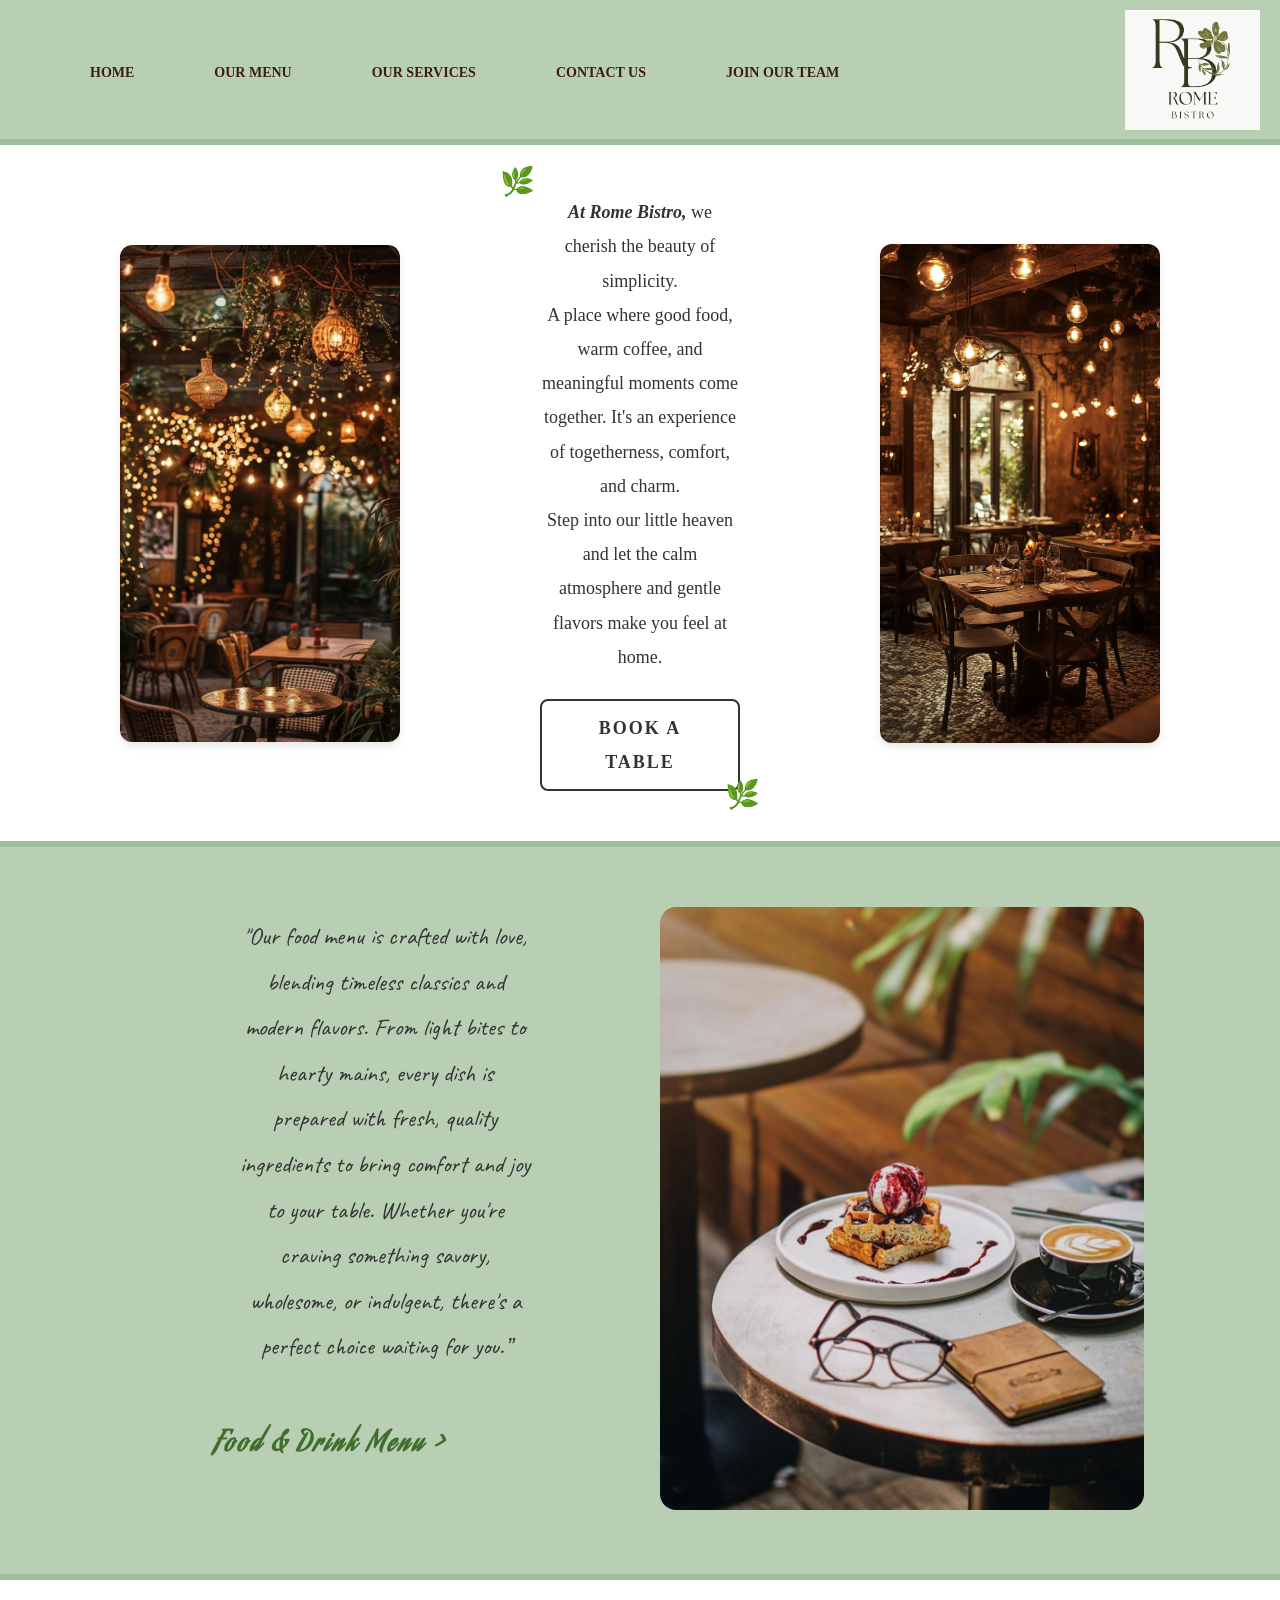
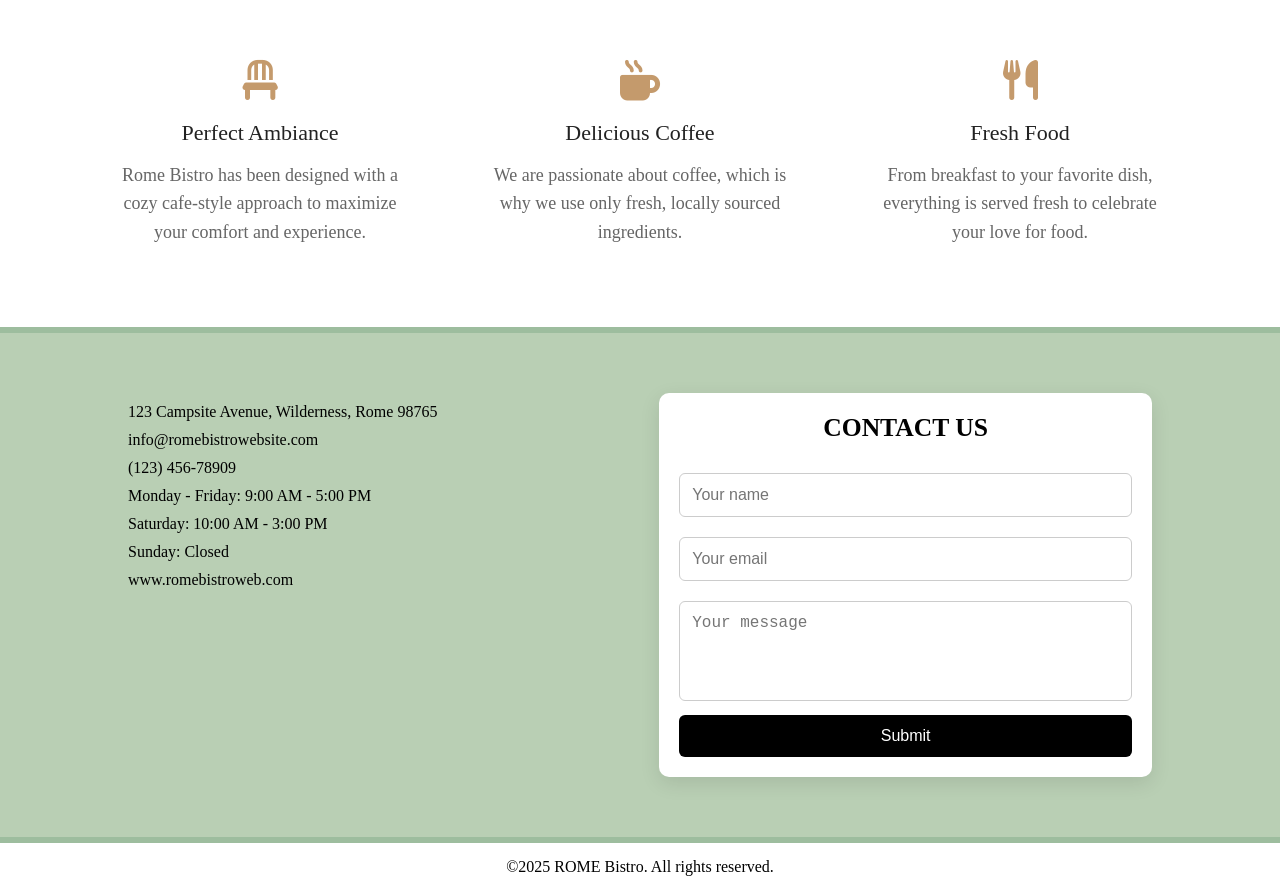
<file: index.html>
<!DOCTYPE html>
<html lang="en">

<head>
  <meta charset="UTF-8">
  <meta name="viewport" content="width=device-width, initial-scale=1.0">
  <title>Document</title>
  <link rel="stylesheet" href="style.css">
  <link rel="stylesheet" href="https://cdnjs.cloudflare.com/ajax/libs/font-awesome/6.4.0/css/all.min.css">
  <link rel="preconnect" href="https://fonts.googleapis.com">
  <link rel="preconnect" href="https://fonts.gstatic.com" crossorigin="">
  <link
    href="https://fonts.googleapis.com/css2?family=Aguafina+Script&amp;family=Caveat:wght@400..700&amp;family=Marck+Script&amp;family=Pacifico&amp;family=Playwrite+CA:wght@100..400&amp;display=swap"
    rel="stylesheet">
</head>

<body>
  <div style="display:grid">
    <div>
      <header class="header">
        <nav class="nav-left">
          <ul>
            <li><a href="#section">HOME</a></li>
            <li><a href="#menu-section">OUR MENU</a></li>
            <li><a href="#services">OUR SERVICES</a></li>
            <li><a href="#contact-section">CONTACT US</a></li>
            <li><a href="#">JOIN OUR TEAM</a></li> 
          </ul>
        </nav>

        <div class="logo">
          <img src="images/RBlogo.png" alt="Breka Bakery & Café Logo">
        </div>
      </header>
    </div>

    <div>
      <section id="section" class="section">
        <img src="images/leftimg.jpg" alt="Coffee">

        <div class="text">
          <p>
            <i><b>At Rome Bistro,</b></i> we cherish the beauty of simplicity.<br>A place where good food, warm coffee,
            and
            meaningful moments come together. It's an experience of togetherness, comfort, and charm. <br>Step into our
            little heaven and let the calm atmosphere and gentle flavors make you feel at home.
          </p>
          <a href="booking.html" target="_blank" class="btn">BOOK A TABLE</a>
        </div>

        <img src="images/rightimg.jpg" alt="Garden">
      </section>

      <section id="menu-section" class="menu-section">
        <div class="menu-text">
          <p>"Our food menu is crafted with love, blending timeless classics and modern flavors. From light bites to
            hearty
            mains, every dish is prepared with fresh, quality ingredients to bring comfort and joy to your table.
            Whether
            you're craving something savory, wholesome, or indulgent, there's a perfect choice waiting for you.”</p>
          <br><br><br>
          <a href="menu1.html" target="_self">Food & Drink Menu > </a>
        </div>

        <div class="menu-image">
          <img src="images/menuu.jpg" alt="Delicious Food">
        </div>
      </section>

      <section id="services" class="services">
        <div class="service-container">

          <div class="service-box">
            <i class="fa-solid fa-chair"></i>
            <h3>Perfect Ambiance</h3>
            <p>Rome Bistro has been designed with a cozy cafe-style approach to maximize your comfort and experience.
            </p>
          </div>

          <div class="service-box">
            <i class="fa-solid fa-mug-hot"></i>
            <h3>Delicious Coffee</h3>
            <p>We are passionate about coffee, which is why we use only fresh, locally sourced ingredients.</p>
          </div>

          <div class="service-box">
            <i class="fa-solid fa-utensils"></i>
            <h3>Fresh Food</h3>
            <p>From breakfast to your favorite dish, everything is served fresh to celebrate your love for food.</p>
          </div>
        </div>
      </section>

      <section id="contact-section" class="contact-section">
        <div class="contact-info">
          <p>123 Campsite Avenue, Wilderness, Rome 98765</p>
          <p>info@romebistrowebsite.com</p>
          <p>(123) 456-78909</p>
          <p>Monday - Friday: 9:00 AM - 5:00 PM</p>
          <p>Saturday: 10:00 AM - 3:00 PM</p>
          <p>Sunday: Closed</p>
          <p>www.romebistroweb.com</p>
        </div>

        <div class="contact-form">
          <h2>CONTACT US</h2>
          <form>
            <input type="text" placeholder="Your name" required>
            <input type="email" placeholder="Your email" required>
            <textarea placeholder="Your message" required></textarea>
            <button type="submit">Submit</button>
          </form>
        </div>
      </section>

      <footer>
        <p>&copy;2025 ROME Bistro. All rights reserved.</p>
      </footer>
    </div>
  </div>


  <script>
    // ----- Sticky Navbar -----
    /* window.addEventListener("scroll", function () {
      const header = document.querySelector(".header");
      if (window.scrollY > 50) {
        header.classList.add("sticky");
      } else {
        header.classList.remove("sticky");
      }
    });

    // ----- Scroll-to-Top Button -----
    const scrollBtn = document.createElement("button");
    scrollBtn.innerText = "↑";
    scrollBtn.classList.add("scroll-top");
    document.body.appendChild(scrollBtn);

    scrollBtn.addEventListener("click", () => {
      window.scrollTo({ top: 0, behavior: "smooth" });
    });

    window.addEventListener("scroll", () => {
      if (window.scrollY > 300) {
        scrollBtn.style.display = "block";
      } else {
        scrollBtn.style.display = "none";
      }
    });

    // ----- Contact Form Validation -----
    const form = document.querySelector(".contact-form form");

    form.addEventListener("submit", function (event) {
      event.preventDefault();

      const name = form.querySelector("input[type='text']").value.trim();
      const email = form.querySelector("input[type='email']").value.trim();
      const message = form.querySelector("textarea").value.trim();

      if (!name || !email || !message) {
        alert("⚠️ Please fill out all fields before submitting.");
      } else {
        alert("✅ Thank you, " + name + "! Your message has been sent successfully.");
        form.reset();
      }
    });
    */
  </script>




</body>

</html>
</file>
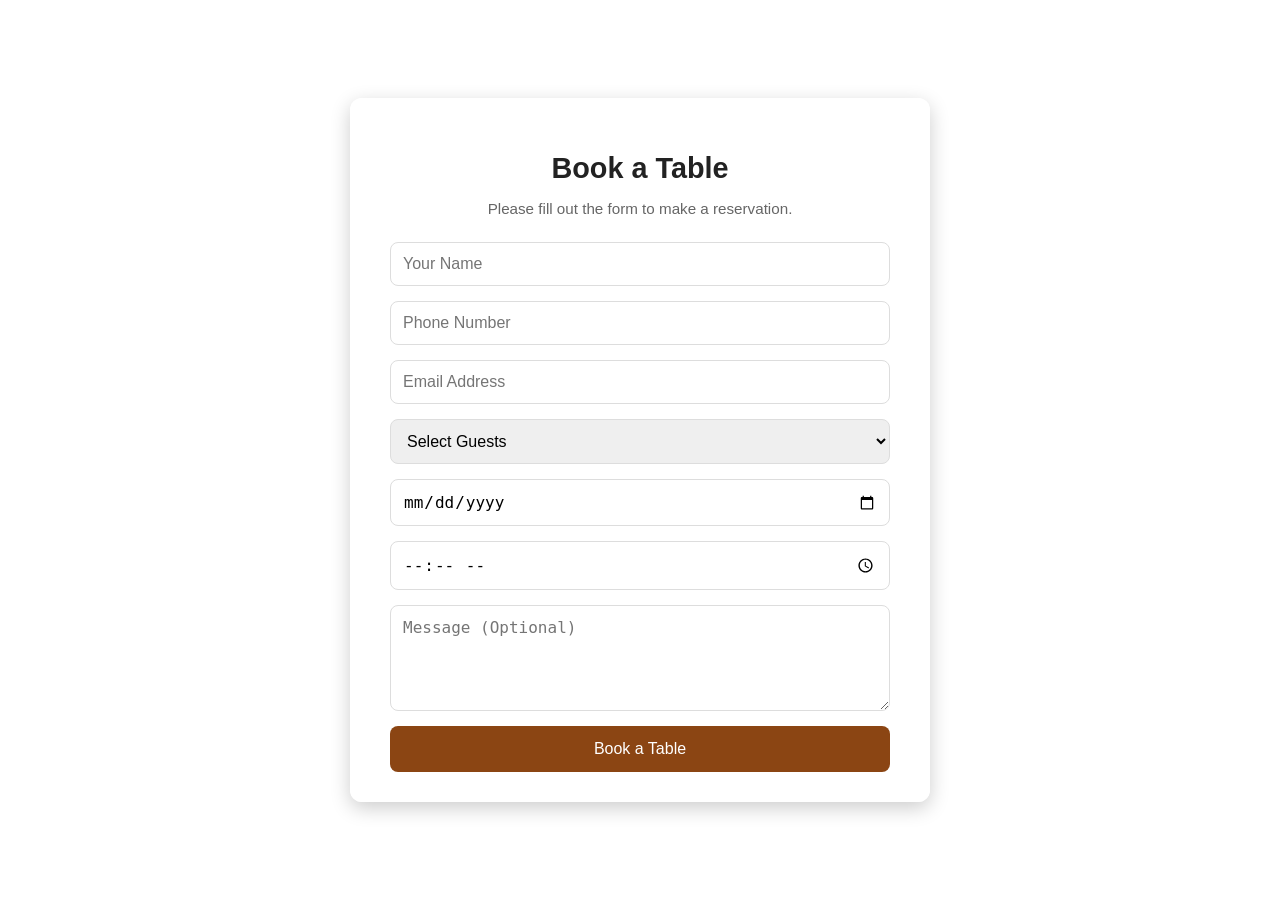
<file: booking.html>
<!DOCTYPE html>
<html lang="en">
<head>
    <meta charset="UTF-8">
    <meta name="viewport" content="width=device-width, initial-scale=1.0">
    <title>bookingpage</title>
    <style>
        body {
      font-family: Arial, sans-serif;
      margin: 0;
      padding: 0;
      display: flex;
      justify-content: center;
      align-items: center;
      height: 100vh;
      background: url("https://images.unsplash.com/photo-1504674900247-0877df9cc836?auto=format&fit=crop&w=1350&q=80") no-repeat center/cover ;
         }


        .reservation-box {
      background: rgba(255, 255, 255, 0.95);
      padding: 30px 40px;
      border-radius: 12px;
      width: 100%;
      max-width: 500px;
      box-shadow: 0 6px 20px rgba(0, 0, 0, 0.2);
      text-align: center;
    }

    .reservation-box h2 {
      margin-bottom: 10px;
      font-size: 1.8rem;
      color: #222;
    }

    .reservation-box p {
        margin-bottom: 25px;
      font-size: 0.95rem;
      color: #666;
    }

    form {
      display: flex;
      flex-direction: column;
      gap: 15px;
    }

    input, select, textarea {
      padding: 12px;
      border: 1px solid #ddd;
      border-radius: 8px;
      font-size: 1rem;
      outline: none;
    }

    textarea {
      height: 80px;
    }

    button {
      background: #8B4513;
      color: #fff;
      padding: 14px;
      border: none;
      border-radius: 8px;
      font-size: 1rem;
      cursor: pointer;
      transition: background 0.3s;
    }

    button:hover {
      background: #5a2e0c;
    }
    </style>
</head>
<body>
    <div class="reservation-box">
    <h2>Book a Table</h2>
    <p>Please fill out the form to make a reservation.</p>

    <form>
      <input type="text" placeholder="Your Name" required>
      <input type="tel" placeholder="Phone Number" required>
      <input type="email" placeholder="Email Address" required>
      
      <select required>
        <option value="">Select Guests</option>
        <option>1 Person</option>
        <option>2 Persons</option>
        <option>3 Persons</option>
        <option>4 Persons</option>
        <option>5+ Persons</option>
      </select>

      <input type="date" required>
      <input type="time" required>

      <textarea placeholder="Message (Optional)"></textarea>

      <button type="submit">Book a Table</button>
    </form>
  </div>


  <script>
  document.addEventListener("DOMContentLoaded", function () {
    const form = document.querySelector("form");

    form.addEventListener("submit", function (event) {
      event.preventDefault();

      const name = form.querySelector('input[placeholder="Your Name"]').value.trim();
      const phone = form.querySelector('input[placeholder="Phone Number"]').value.trim();
      const email = form.querySelector('input[placeholder="Email Address"]').value.trim();
      const guests = form.querySelector('select').value.trim();
      const date = form.querySelector('input[type="date"]').value;
      const time = form.querySelector('input[type="time"]').value;

      // Simple validation
      if (!name || !phone || !email || guests === "Select Guests" || !date || !time) {
        alert("Please fill in all required fields.");
        return;
      }

      // Success message
      alert("Reservation submitted successfully!");
      form.reset();
    });
  });
</script>

</body>
</html>
</file>
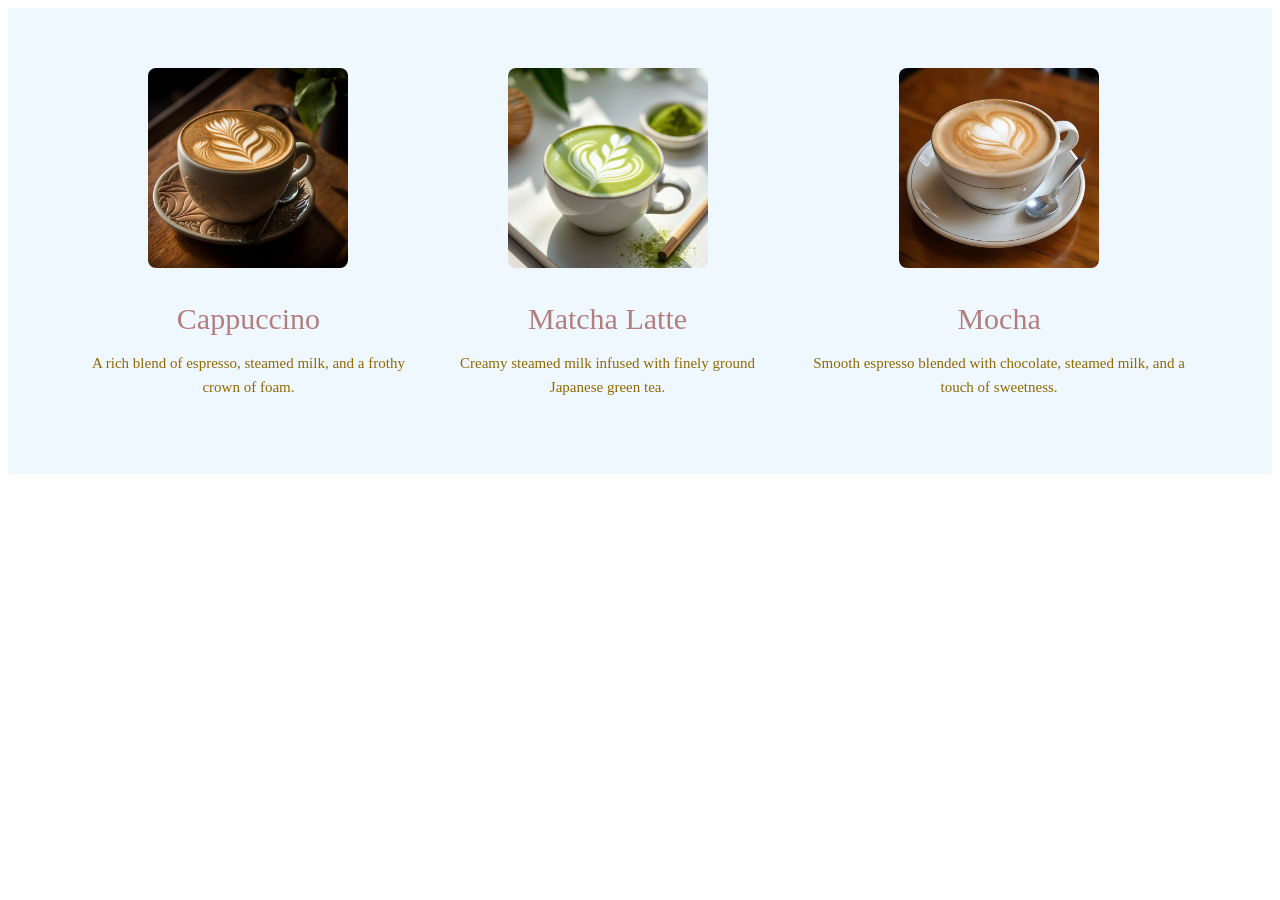
<file: coffee.html>
<!DOCTYPE html>
<html lang="en">
<head>
    <meta charset="UTF-8">
    <meta name="viewport" content="width=device-width, initial-scale=1.0">
    <title>Document</title>
     <style>
      .detail-menu {
      padding: 60px 20px;
      background-color: aliceblue;
      
    }

    .detail-menu h2 {
      margin-bottom:20px;
      color: #a52a2a;
    }

    .our-menu {
      text-align: center;
      padding: 60px 20px;
    }

    .our-menu h2 {
      font-size: 32px;
      font-weight: bold;
      margin-bottom: 40px;
    }

    .menu-container {
      display:flex ;
      grid-template-columns: repeat(auto-fit, minmax(250px, 1fr));
      gap: 40px;
      max-width: 1100px;
      margin: 0 auto;
    }

    .menu-item {
      text-align: center;
    }

    .menu-item img {
      width: 200px;
      height: auto;
      margin-bottom: 20px;
      border-radius: 8px;
      transition: transform 0.3s ease;
    }

    .menu-item img:hover {
      transform: scale(1.05);
    }

    .menu-item h3 {
      font-size: 30px;
      font-weight: bold;
      margin-bottom: 10px;
      margin-top: 10px;
      color: #b37e7e;
      font-family: "Marck Script", cursive;
      font-weight: 400;
    }

    .menu-item p {
      font-size: 15px;
      color: #8f6904 ;
      line-height: 1.6;
      font-family: julee;
    }

     </style>
</head>
<body>
    <section id="coffee" class="detail-menu">
    <div class="menu-container">
      <div class="menu-item">
        <img src="images/capp.png" alt="Hot Beverages">
        <h3>Cappuccino</h3>
        <p>A rich blend of espresso, steamed milk, and a frothy crown of foam.</p>
      </div>

      <div class="menu-item">
        <img src="images/matcha.jpg" alt="Cold Beverages">
        <h3>Matcha Latte</h3>
        <p>Creamy steamed milk infused with finely ground Japanese green tea.</p>
      </div>

      <div class="menu-item">
        <img src="images/mocha.png" alt="Refreshment">
        <h3>Mocha</h3>
        <p>Smooth espresso blended with chocolate, steamed milk, and a touch of sweetness.</p>
      </div>
      </div>
      </section>
</body>
</html>
</file>
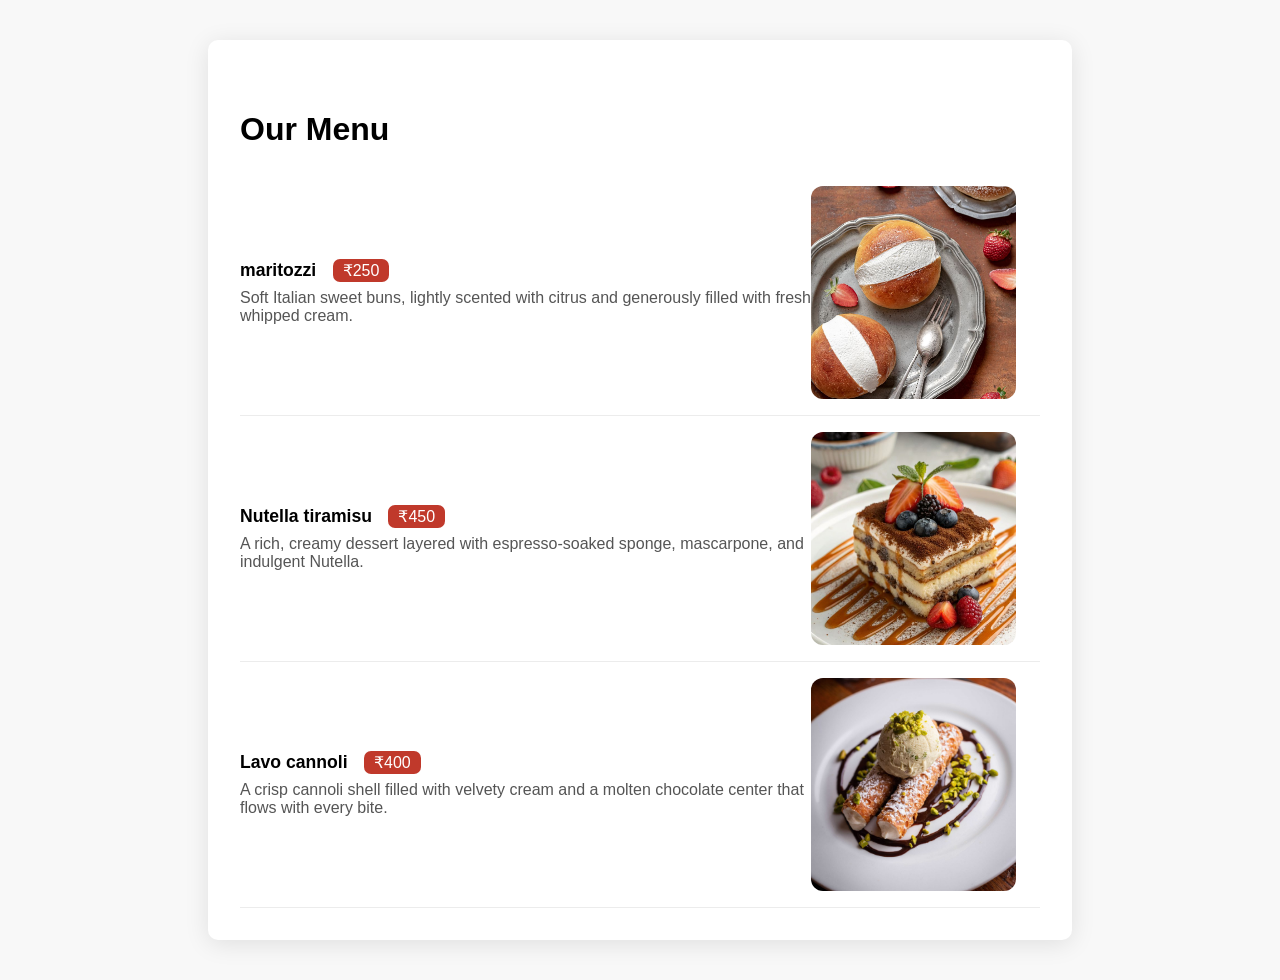
<file: deserts.html>
<!DOCTYPE html>
<html lang="en">
<head>
  <meta charset="UTF-8">
  <title>Deserts Menu</title>
  <style>
    body {
  font-family: 'Segoe UI', Arial, sans-serif;
  background: #f8f8f8;
  margin: 0;
  padding: 0;
}

.menu-container {
  max-width: 800px;
  margin: 40px auto;
  background: #fff;
  padding: 32px;
  border-radius: 10px;
  box-shadow: 0 4px 24px rgba(0,0,0,0.10);
}

.menu-group h2 {
  margin-top: 32px;
  font-size: 1.5rem;
  color: #c0392b;
}

.menu-item {
  display: flex;
  align-items: center;
  border-bottom: 1px solid #ececec;
  padding: 16px 0;
  flex-direction: row-reverse;
}

.menu-image {
  width: 205px;
  height: 213px;
  object-fit: cover;
  border-radius: 12px;
  margin-right: 24px;
}

.menu-text {
  flex: 1;
}

.menu-name {
  font-weight: bold;
  font-size: 1.1rem;
  margin-right: 12px;
}

.menu-price {
  background: #c0392b;
  color: #fff;
  padding: 3px 10px;
  border-radius: 7px;
  font-size: 1rem;
}

.menu-text p {
  margin: 8px 0 0 0;
  color: #555;
}

  </style>
</head>
<body>
  <div class="menu-container">
    <br>
    <h1>Our Menu</h1>
    
    <section class="menu-group">

      <div class="menu-item">
        <img src="images/maritozzi.png" class="menu-image">
        <div class="menu-text">
          <span class="menu-name">maritozzi</span>
          <span class="menu-price">₹250</span>
          <p>Soft Italian sweet buns, lightly scented with citrus and generously filled with fresh whipped cream.</p>
        </div>
      </div>

      <div class="menu-item">
        <img src="images/nutella.jpg" class="menu-image">
        <div class="menu-text">
          <span class="menu-name">Nutella tiramisu</span>
          <span class="menu-price">₹450</span>
          <p>A rich, creamy dessert layered with espresso-soaked sponge, mascarpone, and indulgent Nutella.</p>
        </div>
      </div>

      <div class="menu-item">
        <img src="images/lavo cannoli.jpg" class="menu-image">
        <div class="menu-text">
          <span class="menu-name">Lavo cannoli</span>
          <span class="menu-price">₹400</span>
          <p>A crisp cannoli shell filled with velvety cream and a molten chocolate center that flows with every bite.</p>
        </div>
        </div>

    </section>
</body>
</html>
</file>
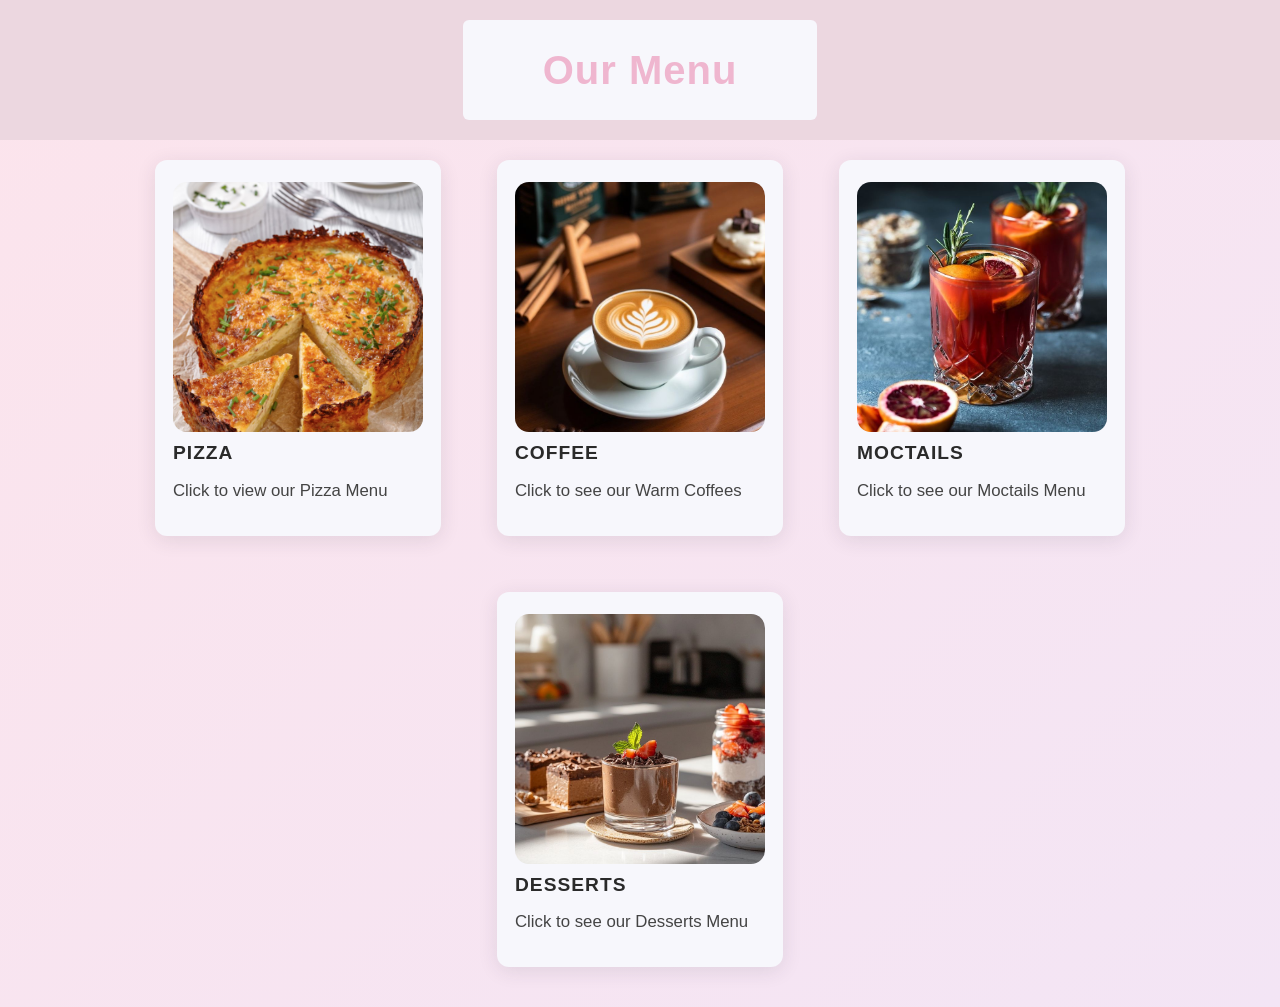
<file: menu1.html>
<!DOCTYPE html>
<html lang="en">
<head>
  <meta charset="UTF-8">
  <title>Our Menu</title>
  <style>
    body {
  background: #ecd7e0;
  margin: 0;
  font-family: 'Segoe UI', Arial, sans-serif;
}

.menu-header {
  background: #ecd7e0;
  height: 140px;
  display: flex;
  align-items: center;
  justify-content: center;
}

.menu-header h1 span {
  background: #f7f7fc;
  color:#efb6cf;
  font-size: 2.5rem;
  font-weight: 700;
  padding: 0.7em 2em;
  border-radius: 6px;
  box-shadow: none;
  letter-spacing: 1px;
}

.menu-cards {
  display: flex;
  justify-content: center;
  gap: 56px;
  margin-top: 20px;
  padding-bottom: 40px;
  flex-wrap: wrap;
}

.card {
  background: #f7f7fc;
  text-align: left;
  width: 250px;
  border-radius: 12px;
  box-shadow: 0 4px 20px rgba(44, 48, 61, 0.11);
  transition: transform 0.16s, box-shadow 0.16s;
  text-decoration: none;
  color: #2a2a2a;
  padding: 22px 18px 18px 18px;



}
.card img {
  
  width: 100%;
  height: 250px;
  object-fit: cover;
  border-radius: 14px;
  margin-right: 0px;
}
.card h2 {
  font-size: 1.2rem;
  font-weight: 700;
  letter-spacing: 1px;
  margin: 6px 0 4px 0;
}
.card p {
  font-size: 1.05rem;
  color: #444;
}

.card:hover {
  transform: translateY(-8px) scale(1.03);
  box-shadow: 0 8px 32px rgba(32, 144, 68, 0.12);
}


@media (max-width: 1024px) {
  .menu-cards {
    flex-direction: column;
    align-items: center;
    gap: 34px;
  }
  .card {
    width: 92%;
    max-width: 340px;
  }
}

  </style>
</head>
<body>
  <div class="menu-header">
    <h1><span>Our Menu</span></h1>
  </div>
  <div class="menu-cards">
    <a href="pizza.html" class="card">
      <img src="images/pizza.png" alt="Desserts">
      <h2>PIZZA</h2>
      <p>Click to view our Pizza Menu</p>
    </a>
    <a href="coffee.html" class="card">
      <img src="images/coffe.png" alt="Coffee">
      <h2>COFFEE</h2>
      <p>Click to see our Warm Coffees</p>
    </a>
   
    <a href="moctails.html" class="card">
      <img src="images/lemonade.png" alt="Desserts">
      <h2>MOCTAILS</h2>
      <p>Click to see our Moctails Menu</p>
    </a>
    <a href="deserts.html" class="card">
      <img src="images/desert.png" alt="Desserts">
      <h2>DESSERTS</h2>
      <p>Click to see our Desserts Menu</p>
    </a>
  </div>
</body>
</html>

  <script>
    // JavaScript to highlight selected card
    const cards = document.querySelectorAll('.card');
    cards.forEach(card => {
      card.addEventListener('click', function(e) {
        // Remove active class from all cards
        cards.forEach(c => c.classList.remove('active'));
        // Add active class to clicked card
        this.classList.add('active');
      });
    });

    // Optional: Background color change on scroll
    window.addEventListener('scroll', () => {
      const scroll = window.scrollY;
      document.body.style.background = `linear-gradient(135deg, rgba(252,228,236,${1 - scroll/1000}), rgba(243,229,245,${1 - scroll/1000}))`;
    });
  </script>
</body>
</html>
</file>
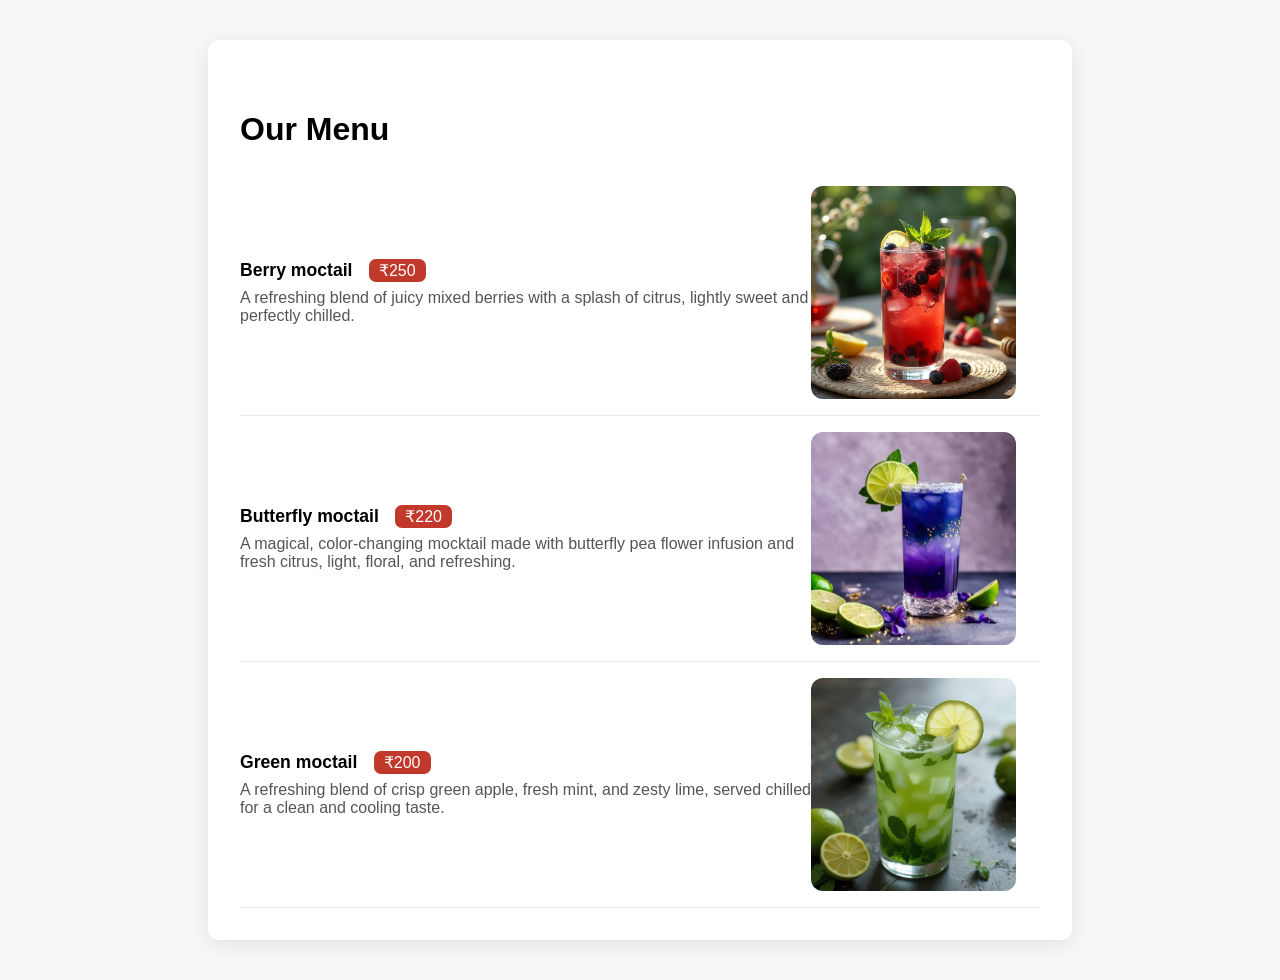
<file: moctails.html>
<!DOCTYPE html>
<html lang="en">
<head>
  <meta charset="UTF-8">
  <title>Moctails Menu</title>
  <style>
    body {
  font-family: 'Segoe UI', Arial, sans-serif;
  background: #f8f8f8;
  margin: 0;
  padding: 0;
}

.menu-container {
  max-width: 800px;
  margin: 40px auto;
  background: #fff;
  padding: 32px;
  border-radius: 10px;
  box-shadow: 0 4px 24px rgba(0,0,0,0.10);
}

.menu-group h2 {
  margin-top: 32px;
  font-size: 1.5rem;
  color: #c0392b;
}

.menu-item {
  display: flex;
  align-items: center;
  border-bottom: 1px solid #ececec;
  padding: 16px 0;
  flex-direction: row-reverse;
}

.menu-image {
  width: 205px;
  height: 213px;
  object-fit: cover;
  border-radius: 12px;
  margin-right: 24px;
}

.menu-text {
  flex: 1;
}

.menu-name {
  font-weight: bold;
  font-size: 1.1rem;
  margin-right: 12px;
}

.menu-price {
  background: #c0392b;
  color: #fff;
  padding: 3px 10px;
  border-radius: 7px;
  font-size: 1rem;
}

.menu-text p {
  margin: 8px 0 0 0;
  color: #555;
}

  </style>
</head>
<body>
  <div class="menu-container">
    <br>
    <h1>Our Menu</h1>
    
    <section class="menu-group">

      <div class="menu-item">
        <img src="images/berry.jpg" class="menu-image">
        <div class="menu-text">
          <span class="menu-name">Berry moctail</span>
          <span class="menu-price">₹250</span>
          <p>A refreshing blend of juicy mixed berries with a splash of citrus, lightly sweet and perfectly chilled.</p>
        </div>
      </div>

      <div class="menu-item">
        <img src="images/butterfly.jpg" class="menu-image">
        <div class="menu-text">
          <span class="menu-name">Butterfly moctail</span>
          <span class="menu-price">₹220</span>
          <p>A magical, color-changing mocktail made with butterfly pea flower infusion and fresh citrus, light, floral, and refreshing.</p>
        </div>
      </div>

      <div class="menu-item">
        <img src="images/green.jpg" class="menu-image">
        <div class="menu-text">
          <span class="menu-name">Green moctail</span>
          <span class="menu-price">₹200</span>
          <p>A refreshing blend of crisp green apple, fresh mint, and zesty lime, served chilled for a clean and cooling taste.</p>
        </div>
        </div>

    </section>
</body>
</html>
</file>
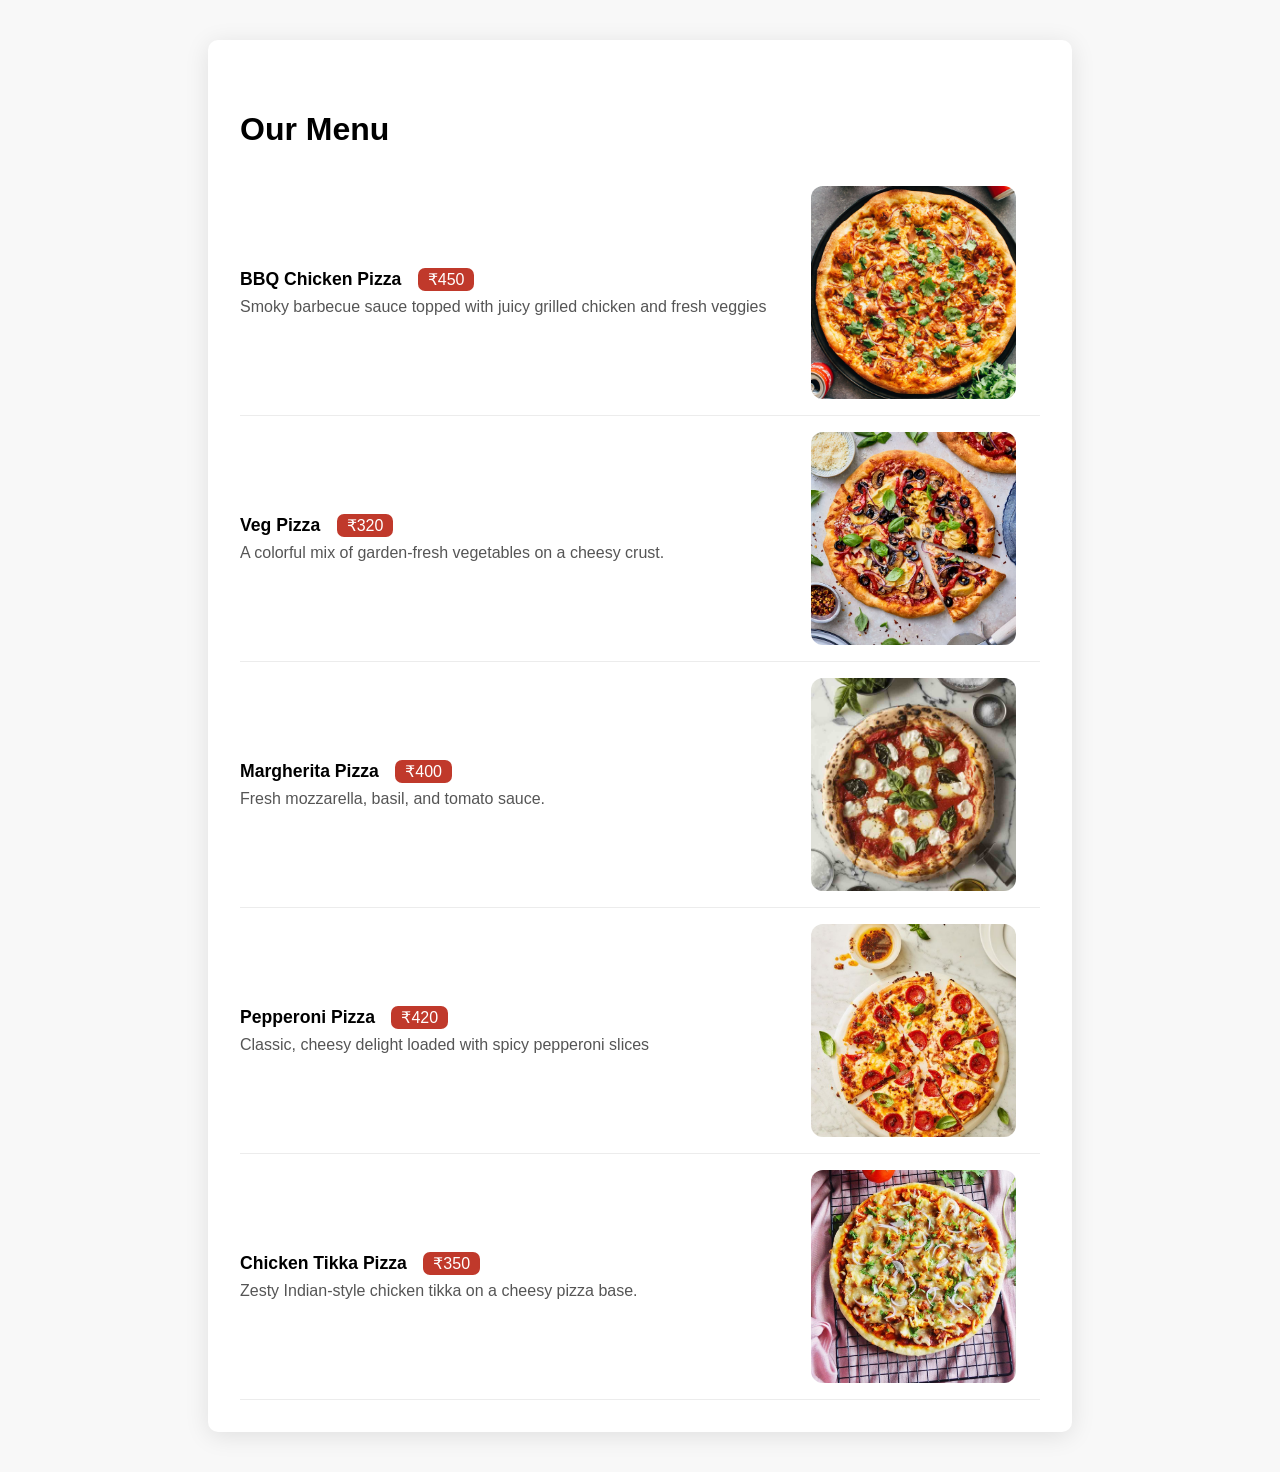
<file: pizza.html>
<!DOCTYPE html>
<html lang="en">
<head>
  <meta charset="UTF-8">
  <title>Pizza Menu</title>
  <style>
    body {
  font-family: 'Segoe UI', Arial, sans-serif;
  background: #f8f8f8;
  margin: 0;
  padding: 0;
}

.menu-container {
  max-width: 800px;
  margin: 40px auto;
  background: #fff;
  padding: 32px;
  border-radius: 10px;
  box-shadow: 0 4px 24px rgba(0,0,0,0.10);
}

.menu-group h2 {
  margin-top: 32px;
  font-size: 1.5rem;
  color: #c0392b;
}

.menu-item {
  display: flex;
  align-items: center;
  border-bottom: 1px solid #ececec;
  padding: 16px 0;
  flex-direction: row-reverse;
}

.menu-image {
  width: 205px;
  height: 213px;
  object-fit: cover;
  border-radius: 12px;
  margin-right: 24px;
}

.menu-text {
  flex: 1;
}

.menu-name {
  font-weight: bold;
  font-size: 1.1rem;
  margin-right: 12px;
}

.menu-price {
  background: #c0392b;
  color: #fff;
  padding: 3px 10px;
  border-radius: 7px;
  font-size: 1rem;
}

.menu-text p {
  margin: 8px 0 0 0;
  color: #555;
}

  </style>
</head>
<body>
  <div class="menu-container">
    <br>
    <h1>Our Menu</h1>
    
    <section class="menu-group">

      <div class="menu-item">
        <img src="images/bbq.png" class="menu-image">
        <div class="menu-text">
          <span class="menu-name">BBQ Chicken Pizza</span>
          <span class="menu-price">₹450</span>
          <p>Smoky barbecue sauce topped with juicy grilled chicken and fresh veggies</p>
        </div>
      </div>

      <div class="menu-item">
        <img src="images/veggie.png" class="menu-image">
        <div class="menu-text">
          <span class="menu-name">Veg Pizza</span>
          <span class="menu-price">₹320</span>
          <p>A colorful mix of garden-fresh vegetables on a cheesy crust.</p>
        </div>
      </div>

      <div class="menu-item">
        <img src="images/margheritapizza.png" class="menu-image">
        <div class="menu-text">
          <span class="menu-name">Margherita Pizza</span>
          <span class="menu-price">₹400</span>
          <p>Fresh mozzarella, basil, and tomato sauce.</p>
        </div>
        </div>

        <div class="menu-item">
        <img src="images/pepperonipizza.png" class="menu-image">
        <div class="menu-text">
          <span class="menu-name">Pepperoni Pizza</span>
          <span class="menu-price">₹420</span>
          <p>Classic, cheesy delight loaded with spicy pepperoni slices</p>
        </div>
        </div>

        <div class="menu-item">
        <img src="images/tikka.png" class="menu-image">
        <div class="menu-text">
          <span class="menu-name">Chicken Tikka Pizza</span>
          <span class="menu-price">₹350</span>
          <p>Zesty Indian-style chicken tikka on a cheesy pizza base.</p>
        </div>
        </div>

    </section>
</body>
</html>
</file>
<file: style.css>
* {
  margin: 0;
  padding: 0;
  box-sizing: border-box;
}
/* Header layout */
.header {
    display: flex;
    justify-content: space-between;
    align-items: center;
    padding-top: 10px;
    padding-bottom: 5px;
    padding-left: 20px;
    padding-right: 20px;
    background-color: #b9cfb4;
}

/* Navigation links */
.nav-left ul {
    list-style: none;
    display: flex;
    gap: 80px;
    margin-left: 70px;
    padding: 0;
}

.nav-left a {
  text-decoration: none;
  color: #3a1f0b;
  font-weight: 600;
  font-family: 'Georgia', serif;
  font-size: 14px;
}

/* Logo styling */
.logo img {
  width: 135px;
  height: auto;
  object-fit: contain;
}

.section {
      display: flex;
      justify-content: center;
      align-items: center;
      gap: 40px;
      padding: 50px 20px;
      background-color:#fff;
      border-top: 6px solid #9dbd9e; /* greenish top border like your screenshot */
    border-bottom: 6px solid #9dbd9e;
    }

    .section img {
      width: 280px;
      height: auto;
      border-radius: 12px;
      object-fit: cover;
      box-shadow: 0 4px 8px rgba(0,0,0,0.1);
      margin-inline-start: 100px;
      margin-inline-end: 100px;
    }

    .section .text {
      max-width: 400px;
      text-align: center;
      font-size: 18px;
      line-height: 1.9;
      color: #333;
      position: relative;
    }

    .section .text::before,
    .section .text::after {
      content: "🌿";
      font-size: 28px;
      color: #789d77;
      position: absolute;
    }

    .section .text::before {
      top: -40px;
      left: -40px;
    }

    .section .text::after {
      bottom: -30px;
      right: -20px;
    }

    .section .text .btn {
      display: inline-block;
      margin-top: 25px;
      padding: 10px 25px;
      font-size: 18px;
      font-weight: bold;
      letter-spacing: 2px;
      text-decoration: none;
      color: #333;
      border: 2px solid #333;
      border-radius: 8px;
      transition: all 0.3s ease;
    }

    .section .text .btn:hover {
      background-color: #333;
      color: #fff;
    }

@media (max-width: 900px) {
      .section {
        flex-direction: column;
      }
      .section img {
        width: 90%;
      }
    }

    .menu-section {
      display: flex;
      align-items: center;
      justify-content: space-between;
      background-color: #b9cfb4;
      padding: 60px 40px;
      gap: 40px;
      border-bottom: 6px solid #9dbd9e;
    }

    .menu-text {
      flex: 1;
      text-align: center;
    }

    .menu-text a {
      font-size: 28px;
      font-weight: bold;
      text-decoration: none;
      color: #406f2d;
      letter-spacing: 3px;
      transition: color 0.3s ease;
      font-family: "Aguafina Script", cursive;
  font-optical-sizing: auto;
    }

    .menu-text a:hover {
      color: #fff;
    }

    .menu-text p{

    max-width: 290px;
    text-align: center;
    font-size: 24px;
    line-height: 1.9;
    color: #333;
    margin-left: 200px;
    margin-top: -40px;
    position: relative;
    font-family: "Caveat", cursive;
  font-optical-sizing: auto;
  font-style: normal; 
    }

    .menu-image {
      flex: 1;
    }

    .menu-image img {
      width: 100%;
      max-width: 484px;
      border-radius: 16px;
      
    }

    @media (max-width: 900px) {
      .menu-section {
        flex-direction: column;
        text-align: center;
      }
      .menu-text {
        margin-bottom: 30px;
      }
    }







    .services {
      text-align: center;
      padding: 60px 20px;
      background-color: #fff
    }

    .services h2 {
      font-size: 32px;
      margin-bottom: 50px;
      font-weight: 600;
      color: #222;
      letter-spacing: 2px;
    }

    .service-container {
      display: grid;
      grid-template-columns: repeat(auto-fit, minmax(220px, 1fr));
      gap: 40px;
      max-width: 1100px;
      margin: 0 auto;
    }

    .service-box {
      padding: 20px;
    }

    .service-box i {
      font-size: 40px;
      color: #c49a6c; 
      margin-bottom: 20px;
    }

    .service-box h3 {
      font-size: 22px;
      margin-bottom: 15px;
      font-weight: 500;
      color: #222;
    }

    .service-box p {
      font-size: 18px;
      color: #666;
      line-height: 1.6;
    }

    .contact-section {
      display: flex;
      justify-content: center;
      align-items: flex-start;
      gap: 60px;
      padding: 60px 10%;
    background-color: #b9cfb4;
    border-top: 6px solid #9dbd9e; 
    border-bottom: 6px solid #9dbd9e;
    }

    .contact-info p {
      margin: 10px 0;
      display: flex;
      align-items: center;
      gap: 10px;
    }
    
   .contact-form {
      
      background: white;
      padding: 20px;
      border-radius: 10px;
      box-shadow: 0 6px 20px rgba(0,0,0,0.1);
    }
    
    .contact-form h2 {
      text-align: center;
      margin-bottom: 20px;
      font-size: 1.6rem;
      position: relative;
    }

      .contact-form input, 
    .contact-form textarea {
      width: 100%;
      padding: 12px;
      margin: 10px 0;
      border: 1px solid #ccc;
      border-radius: 6px;
      font-size: 1rem;
    }

    .contact-form textarea {
      resize: none;
      height: 100px;
    }

    .contact-form button {
      width: 100%;
      padding: 12px;
      background:black;
      color: #fff;
      border: none;
      border-radius: 6px;
      font-size: 1rem;
      cursor: pointer;
      transition: 0.3s;
    }

    .contact-form button:hover {
      background: #cbe6c3;
    }

      .contact-info, .contact-form {
        width: 100%;
      }

      footer {
  background-color:white;
  color:black;
  text-align: center;
  padding: 15px;
}
    


/* Sticky Header */
.sticky {
  position: fixed;
  top: 0;
  width: 100%;
  background-color: rgba(255,255,255,0.9);
  box-shadow: 0 2px 8px rgba(0,0,0,0.1);
  transition: 0.3s;
}

/* Scroll to Top Button */
.scroll-top {
  position: fixed;
  bottom: 30px;
  right: 30px;
  background-color: #333;
  color: white;
  border: none;
  border-radius: 50%;
  width: 45px;
  height: 45px;
  font-size: 22px;
  cursor: pointer;
  display: none;
  box-shadow: 0 4px 8px rgba(0,0,0,0.3);
  transition: background-color 0.3s;
}

.scroll-top:hover {
  background-color: #555;
}
</file>
